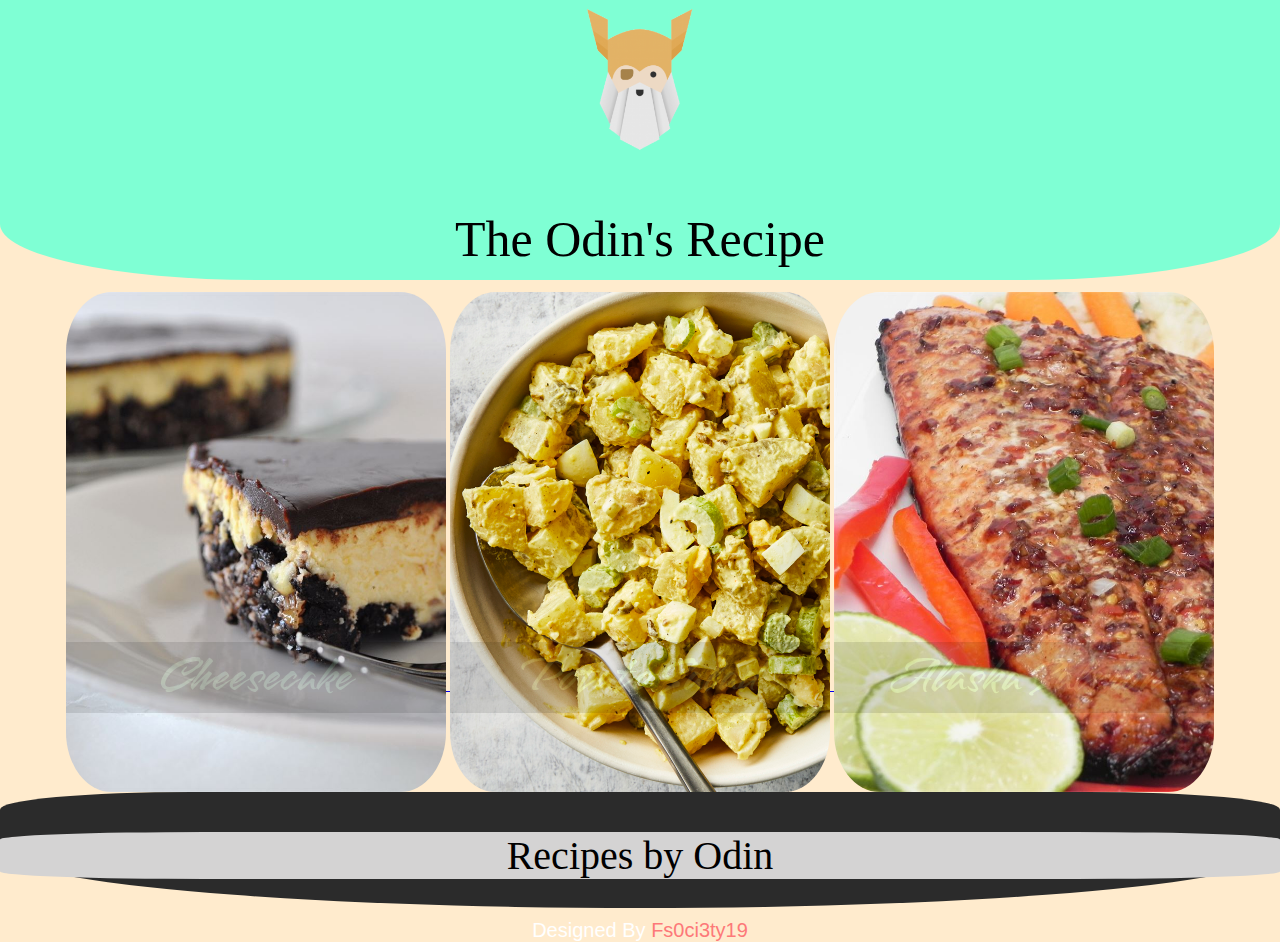
<file: index.html>
<!DOCTYPE html>

<html>

<head>
    <meta charset="utf-8">
    <meta http-equiv="X-UA-Compatible" content="IE=edge">
    <title>Odin's Recipe</title>
    <meta name="viewport" content="width=device-width, initial-scale=1">
    <link href="https://fonts.googleapis.com/css2?family=Smooch&display=swap" rel="stylesheet">
    <link rel="stylesheet" href="CSS/style.css">
    <link rel="icon" href="img/mstile-310x310.png">
</head>

<body>
    <div class="header">
        <div class="img-container">
            <img src="img/mstile-310x310.png" alt="odin image">
        </div>
        <p>The Odin's Recipe</p>
    </div>


    <div class="content-body">
        <a href="cheesecake.html">
            <div class="recipe-1" style="background-image:url(img/chessecake.jpeg);">
                <!--<img  class="image-adjust" src="img/chessecake.jpeg">-->
                <p class="adjust-p">Cheesecake</p>
            </div>
        </a>
        <a href="potatosalad.html">
            <div class="recipe-2" style="background-image:url(img/potatosalad.jpeg);">
                <!--<img class="image-adjust" src="img/potatosalad.jpeg">-->
                <p class="adjust-p">Potato Salad </p>
            </div>
        </a>
        <a href="alaskaslamon.html">
            <div class="recipe-3" style="background-image:url(img/salmon.jpeg);">
                <!--<img class="image-adjust" src="img/salmon.jpeg">-->
                <p class="adjust-p">Alaska Salmon</p>
            </div>
        </a>
    </div>

    <div class="footer">
        <p>Recipes by Odin</p>
        <div class="design-by">
            <p>Designed By <a href="https://github.com/fs0ci3ty19">Fs0ci3ty19</a></p>
        </div>
    </div>

</body>

</html>
</file>
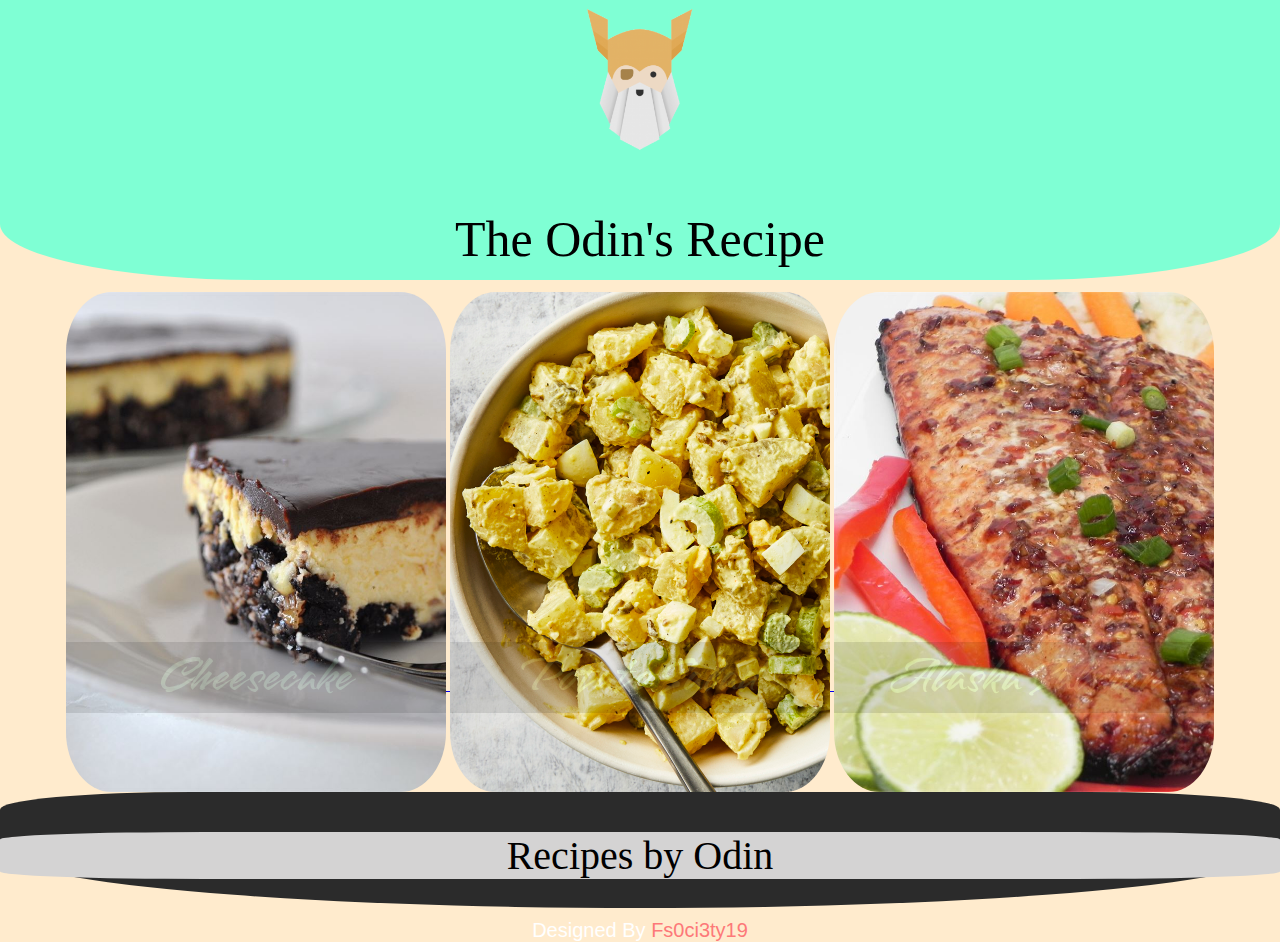
<file: recipes/index.html>
<!DOCTYPE html>

<html lang="eng">

<head>
    <meta charset="utf-8">
    <meta http-equiv="X-UA-Compatible" content="IE=edge">
    <title>Odin's Recipe</title>
    <meta name="viewport" content="width=device-width, initial-scale=1">
    <link href="https://fonts.googleapis.com/css2?family=Smooch&display=swap" rel="stylesheet">
    <link rel="stylesheet" href="CSS/style.css">
    <link rel="icon" href="img/mstile-310x310.png">
</head>

<body>
    <div class="header">
        <div class="img-container">
            <img src="img/mstile-310x310.png" alt="odin image">
        </div>
        <p>The Odin's Recipe</p>
    </div>


    <div class="content-body">
        <a href="cheesecake.html">
            <div class="recipe-1" style="background-image:url(img/chessecake.jpeg);">
                <!--<img  class="image-adjust" src="img/chessecake.jpeg">-->
                <p class="adjust-p">Cheesecake</p>
            </div>
        </a>
        <a href="potatosalad.html">
            <div class="recipe-2" style="background-image:url(img/potatosalad.jpeg);">
                <!--<img class="image-adjust" src="img/potatosalad.jpeg">-->
                <p class="adjust-p">Potato Salad </p>
            </div>
        </a>
        <a href="alaskaslamon.html">
            <div class="recipe-3" style="background-image:url(img/salmon.jpeg);">
                <!--<img class="image-adjust" src="img/salmon.jpeg">-->
                <p class="adjust-p">Alaska Salmon</p>
            </div>
        </a>
    </div>

    <div class="footer">
        <p>Recipes by Odin</p>
        <div class="design-by">
            <p>Designed By <a href="https://github.com/fs0ci3ty19">Fs0ci3ty19</a></p>
        </div>
    </div>

</body>

</html>
</file>
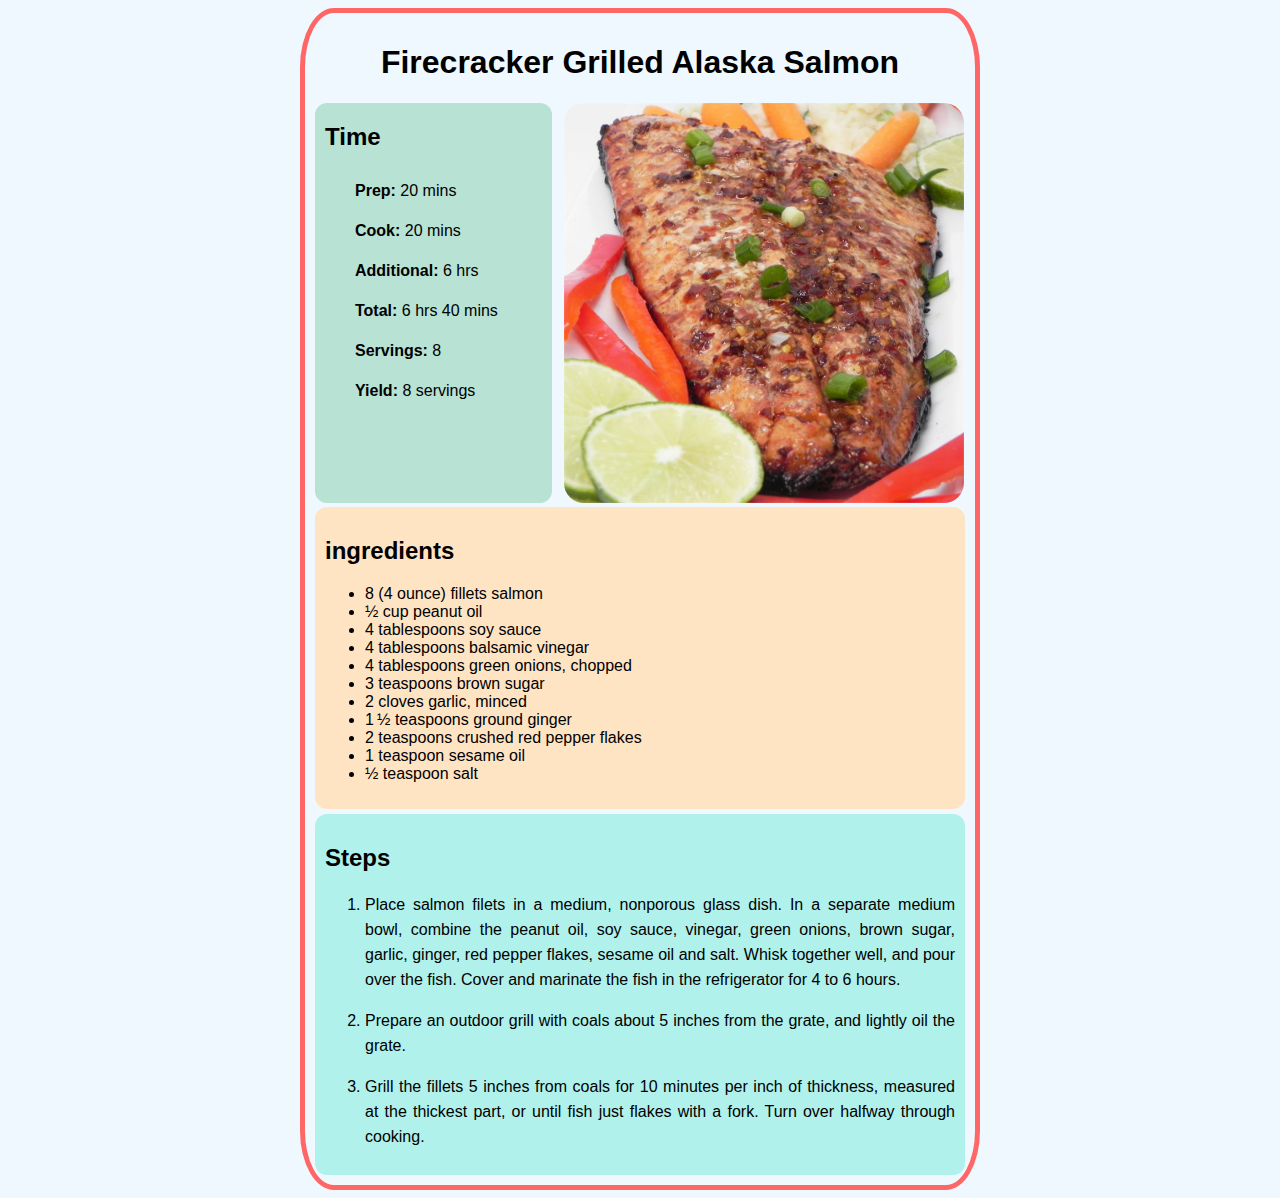
<file: alaskaslamon.html>
<!DOCTYPE html>

<html>

<head>
    <meta charset="utf-8">
    <meta http-equiv="X-UA-Compatible" content="IE=edge">
    <title>Alaska Salmon</title>
    <meta name="viewport" content="width=device-width, initial-scale=1">
    <link href="https://fonts.googleapis.com/css2?family=Smooch&display=swap" rel="stylesheet">
    <link rel="icon" href="img/mstile-310x310.png">


    <style>
        body {
            background-color: aliceblue;
            display: grid;
            place-content: center;
        }


        .menu-body {
            width: 650px;
            height: fit-content;
            border: 5px solid #ff6767;
            border-radius: 5%;
            padding: 10px;

        }


        .img-c {
            width: fit-content;
            height: 400px;
            display: inline-block;
        }

        .img-c img {
            width: 100%;
            height: 100%;
            border-radius: 20px;
        }

        .time-serving {
            width: 222px;
            height: 400px;
            float: left;
            border-radius: 12px;
            margin-right: 12px;
            padding-right: 15px;
            background-color: rgb(183, 226, 212);
        }

        .time-serving li {
            font-family: 'Segoe UI', Tahoma, Geneva, Verdana, sans-serif;
            list-style: none;
            line-height: 40px;
        }

        .ingredients {
            background-color: bisque;
            border-radius: 12px;
            font-family: 'Segoe UI', Tahoma, Geneva, Verdana, sans-serif;
            display: inline-block;
            padding: 10px;
            width: 630px;
            height: fit-content;

        }

        .steps {
            background-color: rgb(176, 241, 236);
            font-family: 'Segoe UI', Tahoma, Geneva, Verdana, sans-serif;
            padding: 10px;
            border-radius: 12px;
            margin-top: 5px;
            width: fit-content;
            height: fit-content;
            display: inline-block;

        }

        .steps ol {
            line-height: 25px;
            text-align: justify;
        }
    </style>
</head>

<body>
    <div class="menu-body">

        <h1 style="font-family:'Segoe UI',
               Tahoma, Geneva, Verdana, sans-serif;
               font-size: xx-large; text-align: center;">Firecracker Grilled Alaska Salmon</h1>

        <div class="img-c">
            <img src="img/salmon.jpeg" alt="CheeseCake">
        </div>

        <div class="time-serving">
            <h2 style="padding-left:10px;
            font-family: 'Segoe UI', Tahoma, Geneva, Verdana, sans-serif;">Time</h2>
            <ol>
                <li><strong>Prep:</strong> 20 mins</li>
                <li><strong>Cook:</strong> 20 mins</li>
                <li><strong>Additional:</strong> 6 hrs</li>
                <li><strong>Total:</strong> 6 hrs 40 mins</li>
                <li><strong>Servings:</strong> 8</li>
                <li><strong>Yield:</strong> 8 servings</li>
            </ol>
        </div>
        <div class="ingredients">
            <h2>ingredients</h2>
            <ul>
                <li>8 (4 ounce) fillets salmon</li>

                <li>½ cup peanut oil</li>

                <li>4 tablespoons soy sauce</li>

                <li>4 tablespoons balsamic vinegar</li>

                <li>4 tablespoons green onions, chopped</li>

                <li>3 teaspoons brown sugar</li>

                <li>2 cloves garlic, minced</li>

                <li>1 ½ teaspoons ground ginger</li>

                <li>2 teaspoons crushed red pepper flakes</li>

                <li>1 teaspoon sesame oil</li>

                <li>½ teaspoon salt</li>
            </ul>
        </div>
        <div class="steps">
            <h2>Steps</h2>
            <ol>

                <li>
                    <p>Place salmon filets in a medium, nonporous glass dish. In a separate medium bowl, combine the
                        peanut oil, soy sauce, vinegar, green onions, brown sugar, garlic, ginger, red pepper flakes,
                        sesame oil and salt. Whisk together well, and pour over the fish. Cover and marinate the fish in
                        the refrigerator for 4 to 6 hours.</p>
                </li>
                <li>
                    <p>Prepare an outdoor grill with coals about 5 inches from the grate, and lightly oil the grate.</p>
                </li>
                <li>
                    <p>Grill the fillets 5 inches from coals for 10 minutes per inch of thickness, measured at the
                        thickest part, or until fish just flakes with a fork. Turn over halfway through cooking.</p>
                </li>
            </ol>
        </div>



    </div>
</body>

</html>
</file>
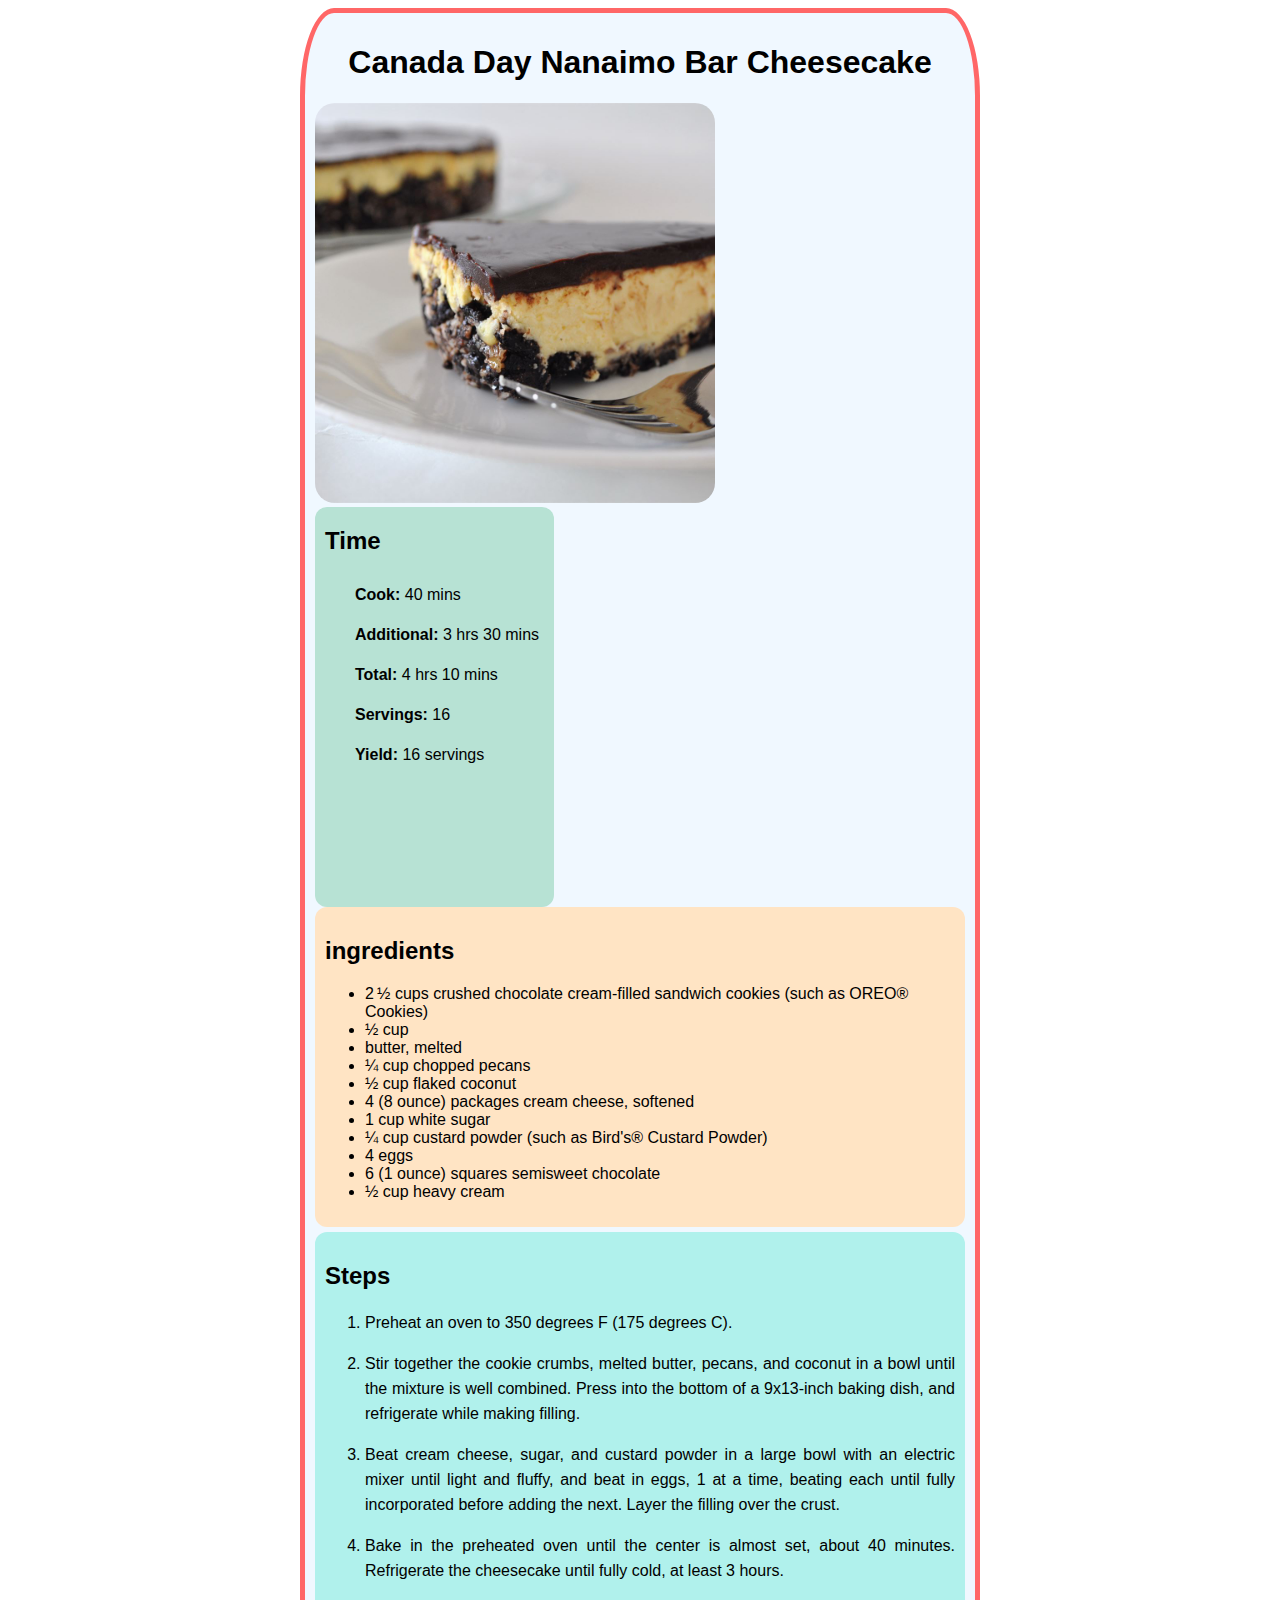
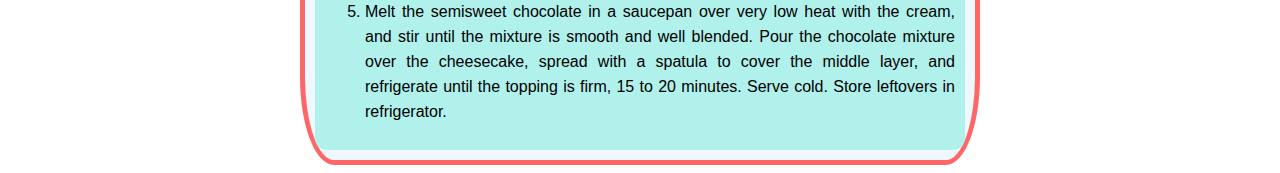
<file: cheesecake.html>
<!DOCTYPE html>

<html>

<head>
    <meta charset="utf-8">
    <meta http-equiv="X-UA-Compatible" content="IE=edge">
    <title>Cheese Cake</title>
    <meta name="viewport" content="width=device-width, initial-scale=1">
    <link href="https://fonts.googleapis.com/css2?family=Smooch&display=swap" rel="stylesheet">
    <link rel="icon" href="img/mstile-310x310.png">


    <style>
        body {
            display: grid;
            place-content: center;
        }


        .menu-body {
            background-color: aliceblue;
            width: 650px;
            height: fit-content;
            border: 5px solid #ff6767;
            border-radius: 5%;
            padding: 10px;

        }


        .img-c {
            width: fit-content;
            height: 400px;
            display: inline-block;
        }

        .img-c img{
            width: 100%;
            height: 100%;
            border-radius: 20px;
        }

        .time-serving {
            width: fit-content;
            height: 400px;
            float: left;
            border-radius: 12px;
            margin-right: 12px;
            padding-right: 15px;
            background-color: rgb(183, 226, 212);
        }

        .time-serving li {
            font-family: 'Segoe UI', Tahoma, Geneva, Verdana, sans-serif;
            list-style: none;
            line-height: 40px;
        }

        .ingredients {
            background-color: bisque;
            border-radius: 12px;
            font-family: 'Segoe UI', Tahoma, Geneva, Verdana, sans-serif;
            display: inline-block;
            padding: 10px;
            width: fit-content;
            height: fit-content;
            
        }

        .steps {
            background-color: rgb(176, 241, 236);
            font-family: 'Segoe UI', Tahoma, Geneva, Verdana, sans-serif;
            padding: 10px;
            border-radius: 12px;
            margin-top: 5px;
            width: fit-content;
            height: fit-content;
            display: inline-block;
            
        }

        .steps ol {
            line-height: 25px;
            text-align: justify;
        }
    </style>
</head>

<body>
    <div class="menu-body">

        <h1 
        style="font-family:'Segoe UI',
               Tahoma, Geneva, Verdana, sans-serif;
               font-size: xx-large; text-align: center;">Canada Day Nanaimo Bar Cheesecake</h1>

        <div class="img-c">
            <img src="img/chessecake.jpeg" alt="CheeseCake">
        </div>
        
        <div class="time-serving">
            <h2 
            style="padding-left:10px;
            font-family: 'Segoe UI', Tahoma, Geneva, Verdana, sans-serif;">Time</h2>
            <ol>
                <li><strong>Cook:</strong> 40 mins</li>
                <li><strong>Additional:</strong> 3 hrs 30 mins</li>
                <li><strong>Total:</strong> 4 hrs 10 mins</li>
                <li><strong>Servings:</strong> 16</li>
                <li><strong>Yield:</strong> 16 servings</li>
            </ol>
        </div>
        <div class="ingredients">
            <h2>ingredients</h2>
            <ul>
                <li>2 ½ cups crushed chocolate cream-filled sandwich cookies (such as OREO® Cookies)</li>

                <li>½ cup</li>

                <li> butter, melted</li>

                <li>¼ cup chopped pecans</li>

                <li>½ cup flaked coconut</li>

                <li>4 (8 ounce) packages cream cheese, softened</li>

                <li>1 cup white sugar</li>

                <li>¼ cup custard powder (such as Bird's® Custard Powder)</li>

                <li>4 eggs</li>

                <li>6 (1 ounce) squares semisweet chocolate</li>

                <li>½ cup heavy cream</li>
            </ul>
        </div>
        <div class="steps">
            <h2>Steps</h2>
            <ol>
                <li>
                    <p>Preheat an oven to 350 degrees F (175 degrees C).</p>
                </li>
                <li>
                    <p>Stir together the cookie crumbs, melted butter, pecans, and coconut in a bowl until
                        the mixture is well combined. Press into the bottom of a 9x13-inch baking dish, and
                        refrigerate while making filling.</p>
                </li>

                <li>
                    <p>Beat cream cheese, sugar, and custard powder in a large bowl with an electric mixer until light
                        and fluffy, and beat in eggs, 1 at a time, beating each until fully incorporated before adding
                        the next. Layer the filling over the crust.</p>
                </li>
                <li>
                    <p>Bake in the preheated oven until the center is almost set, about 40 minutes. Refrigerate the
                        cheesecake until fully cold, at least 3 hours.</p>
                </li>
                <li>
                    <p>Melt the semisweet chocolate in a saucepan over very low heat with the cream, and stir until the
                        mixture is smooth and well blended. Pour the chocolate mixture over the cheesecake, spread with
                        a spatula to cover the middle layer, and refrigerate until the topping is firm, 15 to 20
                        minutes. Serve cold. Store leftovers in refrigerator.</p>
                </li>
            </ol>
        </div>



    </div>
</body>

</html>
</file>
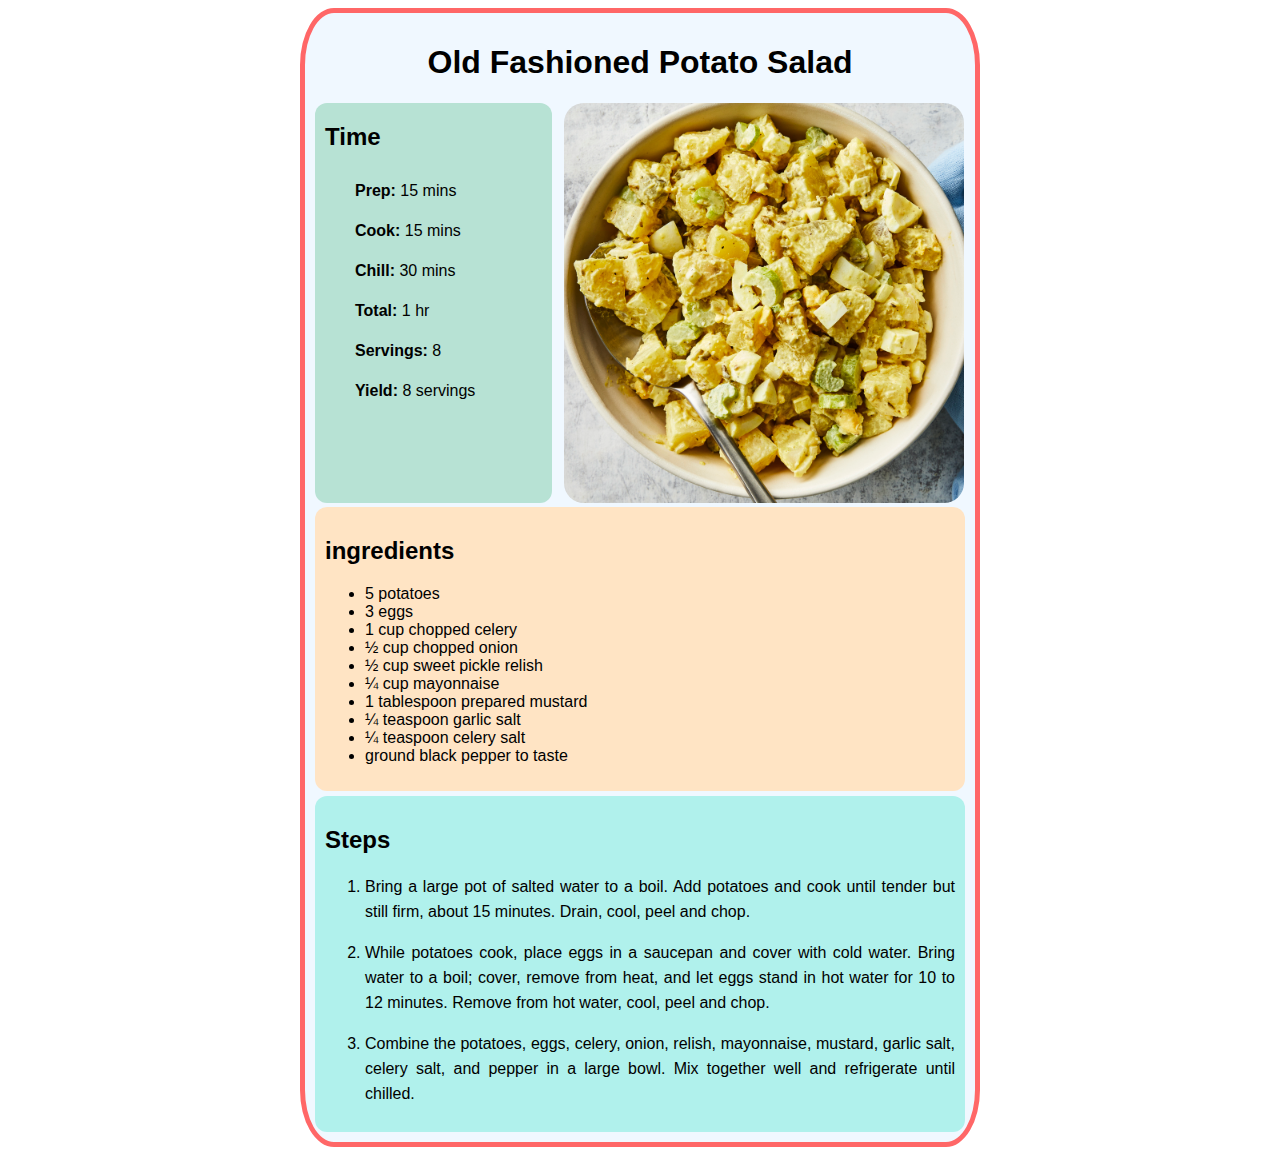
<file: potatosalad.html>
<!DOCTYPE html>

<html>

<head>
    <meta charset="utf-8">
    <meta http-equiv="X-UA-Compatible" content="IE=edge">
    <title>Potato Salad</title>
    <meta name="viewport" content="width=device-width, initial-scale=1">
    <link href="https://fonts.googleapis.com/css2?family=Smooch&display=swap" rel="stylesheet">
    <link rel="icon" href="img/mstile-310x310.png">


    <style>
        body {
            
            display: grid;
            place-content: center;
        }


        .menu-body {
            background-color: aliceblue;
            width: 650px;
            height: fit-content;
            border: 5px solid #ff6767;
            border-radius: 5%;
            padding: 10px;

        }


        .img-c {
            width: fit-content;
            height: 400px;
            display: inline-block;
        }

        .img-c img {
            width: 100%;
            height: 100%;
            border-radius: 20px;
        }

        .time-serving {
            width: 222px;
            height: 400px;
            float: left;
            border-radius: 12px;
            margin-right: 12px;
            padding-right: 15px;
            background-color: rgb(183, 226, 212);
        }

        .time-serving li {
            font-family: 'Segoe UI', Tahoma, Geneva, Verdana, sans-serif;
            list-style: none;
            line-height: 40px;
        }

        .ingredients {
            background-color: bisque;
            border-radius: 12px;
            font-family: 'Segoe UI', Tahoma, Geneva, Verdana, sans-serif;
            display: inline-block;
            padding: 10px;
            width: 630px;
            height: fit-content;

        }

        .steps {
            background-color: rgb(176, 241, 236);
            font-family: 'Segoe UI', Tahoma, Geneva, Verdana, sans-serif;
            padding: 10px;
            border-radius: 12px;
            margin-top: 5px;
            width: fit-content;
            height: fit-content;
            display: inline-block;

        }

        .steps ol {
            line-height: 25px;
            text-align: justify;
        }
    </style>
</head>

<body>
    <div class="menu-body">

        <h1 style="font-family:'Segoe UI',
               Tahoma, Geneva, Verdana, sans-serif;
               font-size: xx-large; text-align: center;">Old Fashioned Potato Salad</h1>

        <div class="img-c">
            <img src="img/potatosalad.jpeg" alt="PotatoSalad">
        </div>

        <div class="time-serving">
            <h2 style="padding-left:10px;
            font-family: 'Segoe UI', Tahoma, Geneva, Verdana, sans-serif;">Time</h2>
            <ol>
                <li><strong>Prep:</strong> 15 mins</li>
                <li><strong>Cook:</strong> 15 mins</li>
                <li><strong>Chill:</strong> 30 mins</li>
                <li><strong>Total:</strong> 1 hr</li>
                <li><strong>Servings:</strong> 8</li>
                <li><strong>Yield:</strong> 8 servings</li>
            </ol>
        </div>
        <div class="ingredients">
            <h2>ingredients</h2>
            <ul>
                <li>5 potatoes</li>

                <li>3 eggs</li>

                <li>1 cup chopped celery</li>

                <li>½ cup chopped onion</li>

                <li>½ cup sweet pickle relish</li>

                <li>¼ cup mayonnaise</li>

                <li>1 tablespoon prepared mustard</li>

                <li>¼ teaspoon garlic salt</li>

                <li>¼ teaspoon celery salt</li>

                <li>ground black pepper to taste</li>

            </ul>
        </div>
        <div class="steps">
            <h2>Steps</h2>
            <ol>
                <li>
                    <p>Bring a large pot of salted water to a boil. Add potatoes and cook until tender but still firm,
                        about 15 minutes. Drain, cool, peel and chop.</p>
                </li>
                <li>
                    <p>While potatoes cook, place eggs in a saucepan and cover with cold water. Bring water to a boil;
                        cover, remove from heat, and let eggs stand in hot water for 10 to 12 minutes. Remove from hot
                        water, cool, peel and chop.</p>
                </li>

                <li>
                    <p>Combine the potatoes, eggs, celery, onion, relish, mayonnaise, mustard, garlic salt, celery salt,
                        and pepper in a large bowl. Mix together well and refrigerate until chilled.</p>
                </li>

            </ol>
        </div>



    </div>
</body>

</html>
</file>
<file: CSS/style.css>
body {
    background-color: blanchedalmond;
    margin: 0%;
}

.header {
    width: auto;
    background-color: aquamarine;
    position: relative;
    height: 280px;
    border-bottom-left-radius: 20%;
    border-bottom-right-radius: 20%;
}

.img-container {
    padding: 5px;
    width: 150px;
    margin: auto;
    height: 150px;
}

.img-container img {
    width: 100%;
    height: 100%;
}


/*.heading {
    margin: auto;
    background-color: hsl(36, 100%, 74%);
    width: auto;
}*/

.header p {
    text-align: center;
    font-family: Cambria, Cochin, Georgia, Times, 'Times New Roman', serif;
    font-size: 50px;
}




.content-body {
    background-color: blanchedalmond;
    width: fit-content;
    height: fit-content;
    margin-left: auto;
    margin-right: auto;
    margin-top: 12px;

}

.recipe-1 {
    width: 380px;
    height: 500px;
    background-size: cover;
    display: inline-block;
    text-align: center;
    background-repeat: no-repeat;
    border-radius: 12%;

}




.recipe-2 {
    width: 380px;
    height: 500px;
    display: inline-block;
    background-size: cover;
    text-align: center;
    background-repeat: no-repeat;
    border-radius: 12%;

}


.recipe-3 {
    width: 380px;
    height: 500px;
    background-size: cover;
    display: inline-block;
    text-align: center;
    background-repeat: no-repeat;
    border-radius: 12%;
}


.adjust-p {
    font-family: 'Smooch', cursive;
    font-size: 50px;
    height: auto;
    width: auto;
    background-color: black;
    opacity: 10%;
    color: hsl(133, 100%, 81%);
    margin-top: 350px;
    position: relative;
}

.adjust-p:hover {
    opacity: 100%;
    cursor: pointer;
}

.footer {
    width: auto;
    height: 116px;
    border-top-left-radius: 15%;
    border-top-right-radius: 15%;
    background-color: rgb(43, 43, 43);
    align-content: center;
    border-bottom-left-radius: 50%;
    border-bottom-right-radius: 50%;
}


.footer p {

    font-family: Cambria, Cochin, Georgia, Times, 'Times New Roman', serif;
    background-color: rgb(212, 211, 211);
    font-size: 40px;
    text-align: center;
    border-radius: 16%;
}


.design-by p {
    font-size: 20px;
    color: white;
    background-color: transparent;
    font-family: 'Segoe UI', Tahoma, Geneva, Verdana, sans-serif;
}


.design-by a {
    text-decoration: none;
    color: rgb(253, 121, 121);
}
</file>
<file: recipes/CSS/style.css>
body {
    background-color: blanchedalmond;
    margin: 0%;
}

.header {
    width: auto;
    background-color: aquamarine;
    position: relative;
    height: 280px;
    border-bottom-left-radius: 20%;
    border-bottom-right-radius: 20%;
}

.img-container {
    padding: 5px;
    width: 150px;
    margin: auto;
    height: 150px;
}

.img-container img {
    width: 100%;
    height: 100%;
}


/*.heading {
    margin: auto;
    background-color: hsl(36, 100%, 74%);
    width: auto;
}*/

.header p {
    text-align: center;
    font-family: Cambria, Cochin, Georgia, Times, 'Times New Roman', serif;
    font-size: 50px;
}




.content-body {
    background-color: blanchedalmond;
    width: fit-content;
    height: fit-content;
    margin-left: auto;
    margin-right: auto;
    margin-top: 12px;

}

.recipe-1 {
    width: 380px;
    height: 500px;
    background-size: cover;
    display: inline-block;
    text-align: center;
    background-repeat: no-repeat;
    border-radius: 12%;

}




.recipe-2 {
    width: 380px;
    height: 500px;
    display: inline-block;
    background-size: cover;
    text-align: center;
    background-repeat: no-repeat;
    border-radius: 12%;

}


.recipe-3 {
    width: 380px;
    height: 500px;
    background-size: cover;
    display: inline-block;
    text-align: center;
    background-repeat: no-repeat;
    border-radius: 12%;
}


.adjust-p {
    font-family: 'Smooch', cursive;
    font-size: 50px;
    height: auto;
    width: auto;
    background-color: black;
    opacity: 10%;
    color: hsl(133, 100%, 81%);
    margin-top: 350px;
    position: relative;
}

.adjust-p:hover {
    opacity: 100%;
    cursor: pointer;
}

.footer {
    width: auto;
    height: 116px;
    border-top-left-radius: 15%;
    border-top-right-radius: 15%;
    background-color: rgb(43, 43, 43);
    align-content: center;
    border-bottom-left-radius: 50%;
    border-bottom-right-radius: 50%;
}


.footer p {

    font-family: Cambria, Cochin, Georgia, Times, 'Times New Roman', serif;
    background-color: rgb(212, 211, 211);
    font-size: 40px;
    text-align: center;
    border-radius: 16%;
}


.design-by p {
    font-size: 20px;
    color: white;
    background-color: transparent;
    font-family: 'Segoe UI', Tahoma, Geneva, Verdana, sans-serif;
}


.design-by a {
    text-decoration: none;
    color: rgb(253, 121, 121);
}
</file>
